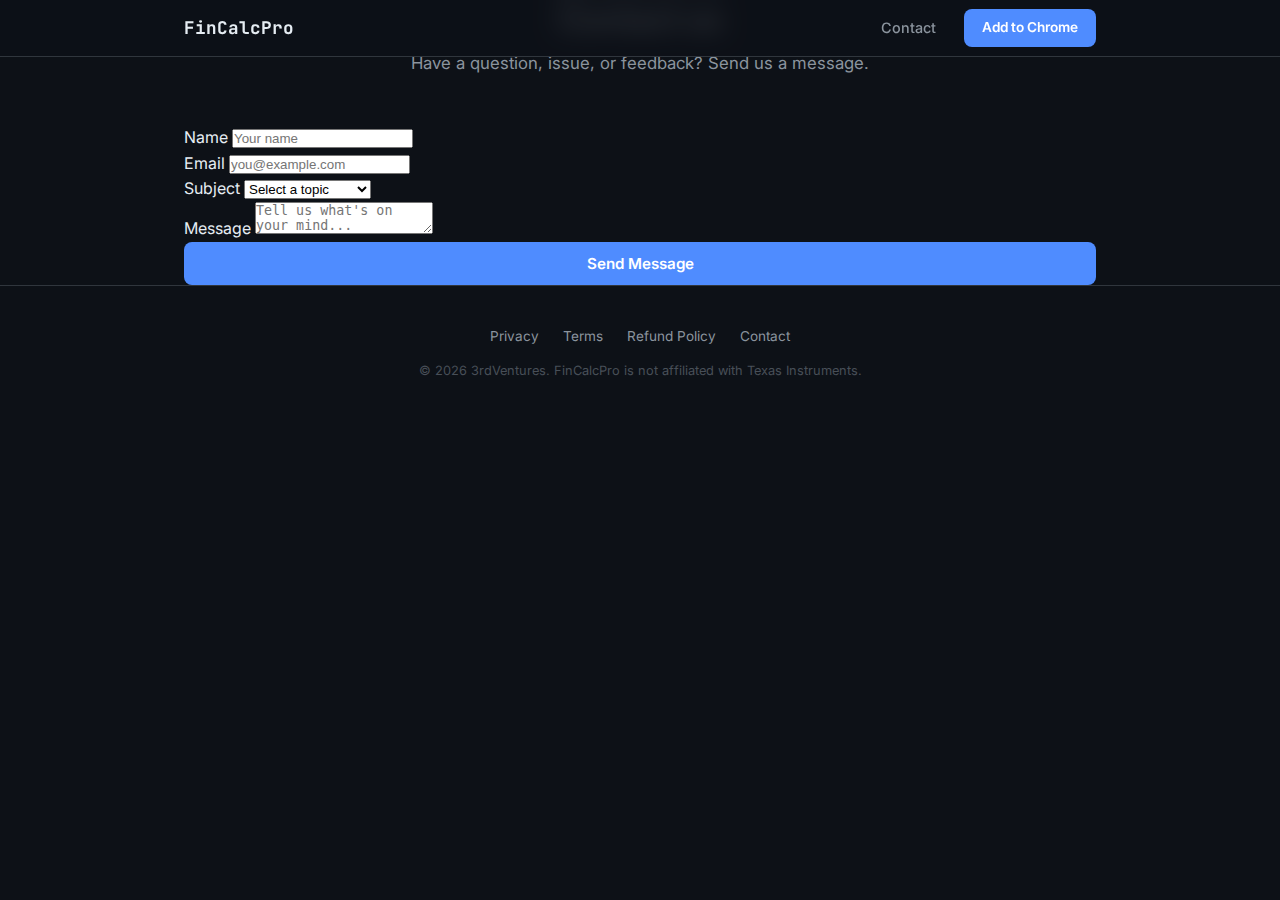
<file: contact.html>
<!DOCTYPE html>
<html lang="en">
<head>
  <meta charset="UTF-8">
  <meta name="viewport" content="width=device-width, initial-scale=1.0">
  <title>FinCalcPro — Contact</title>
  <meta name="description" content="Contact the FinCalcPro team. Report a bug, request a feature, or ask a question.">
  <link rel="preconnect" href="https://fonts.googleapis.com">
  <link rel="preconnect" href="https://fonts.gstatic.com" crossorigin>
  <link href="https://fonts.googleapis.com/css2?family=Inter:wght@400;500;600;700&family=JetBrains+Mono:wght@500;700&display=swap" rel="stylesheet">
  <link rel="stylesheet" href="css/style.css">
</head>
<body>

  <!-- Nav -->
  <nav class="nav">
    <div class="container nav-inner">
      <a href="index.html" class="nav-logo">FinCalcPro</a>
      <div class="nav-links">
        <a href="contact.html">Contact</a>
        <a href="https://chrome.google.com/webstore/detail/pbpnackaipikihlidjocggepnfccgcnb" class="btn btn-sm btn-primary">Add to Chrome</a>
      </div>
    </div>
  </nav>

  <!-- Contact -->
  <section class="contact">
    <div class="container">
      <h1 class="section-title">Contact us</h1>
      <p class="section-sub">Have a question, issue, or feedback? Send us a message.</p>
      <form class="contact-form" action="https://formsubmit.co/tylerthompsonnc@gmail.com" method="POST">
        <!-- FormSubmit config -->
        <input type="hidden" name="_subject" value="New FinCalcPro Contact Form Submission">
        <input type="hidden" name="_captcha" value="true">
        <input type="hidden" name="_template" value="table">
        <input type="text" name="_honey" style="display:none">

        <div class="form-group">
          <label class="form-label" for="name">Name</label>
          <input class="form-input" type="text" id="name" name="name" placeholder="Your name" required>
        </div>
        <div class="form-group">
          <label class="form-label" for="email">Email</label>
          <input class="form-input" type="email" id="email" name="email" placeholder="you@example.com" required>
        </div>
        <div class="form-group">
          <label class="form-label" for="subject">Subject</label>
          <select class="form-select" id="subject" name="subject" required>
            <option value="" disabled selected>Select a topic</option>
            <option value="General">General Question</option>
            <option value="Bug Report">Bug Report</option>
            <option value="Refund Request">Refund Request</option>
            <option value="Feature Request">Feature Request</option>
            <option value="Other">Other</option>
          </select>
        </div>
        <div class="form-group">
          <label class="form-label" for="message">Message</label>
          <textarea class="form-textarea" id="message" name="message" placeholder="Tell us what's on your mind..." required></textarea>
        </div>
        <button type="submit" class="btn btn-primary btn-full">Send Message</button>
      </form>
    </div>
  </section>

  <!-- Footer -->
  <footer class="footer">
    <div class="container">
      <div class="footer-links">
        <a href="privacy.html">Privacy</a>
        <a href="terms.html">Terms</a>
        <a href="refund.html">Refund Policy</a>
        <a href="contact.html">Contact</a>
      </div>
      <p class="footer-copy">&copy; 2026 3rdVentures. FinCalcPro is not affiliated with Texas Instruments.</p>
    </div>
  </footer>

</body>
</html>
</file>
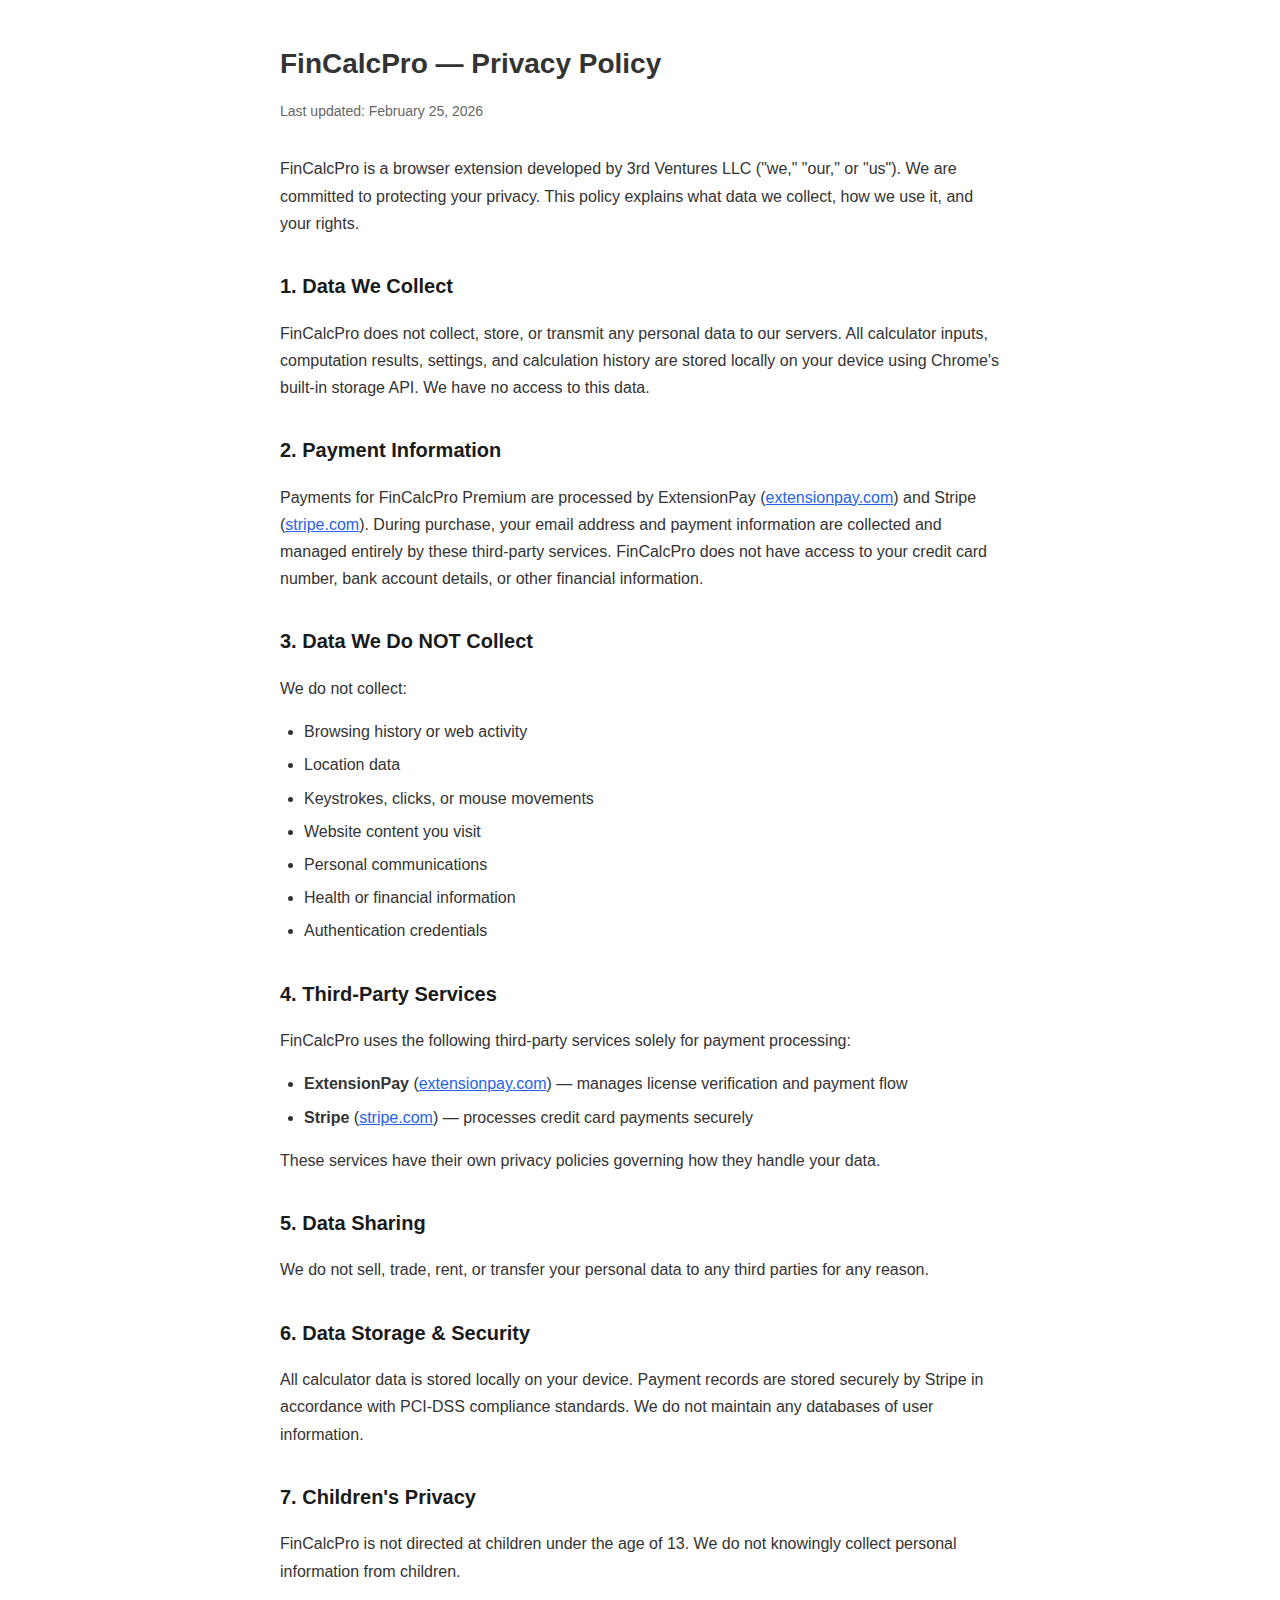
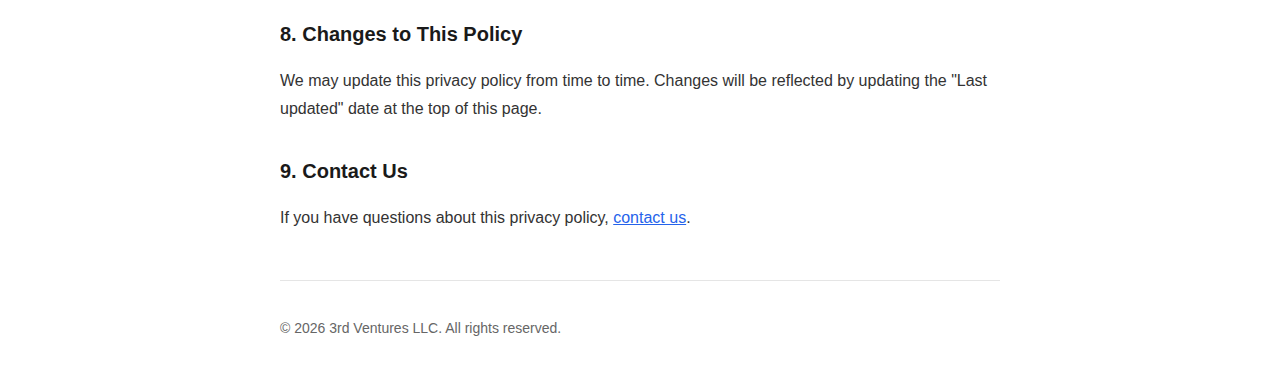
<file: privacy.html>
<!DOCTYPE html>
<html lang="en">
<head>
    <meta charset="UTF-8">
    <meta name="viewport" content="width=device-width, initial-scale=1.0">
    <title>FinCalcPro - Privacy Policy</title>
    <style>
        body { font-family: -apple-system, BlinkMacSystemFont, 'Segoe UI', Roboto, sans-serif; max-width: 720px; margin: 40px auto; padding: 0 20px; color: #333; line-height: 1.7; }
        h1 { font-size: 28px; margin-bottom: 4px; }
        h2 { font-size: 20px; margin-top: 32px; color: #1a1a1a; }
        .updated { color: #666; font-size: 14px; margin-bottom: 32px; }
        p { margin: 12px 0; }
        a { color: #2563eb; }
        ul { padding-left: 24px; }
        li { margin: 6px 0; }
        .footer { margin-top: 48px; padding-top: 24px; border-top: 1px solid #e5e5e5; font-size: 14px; color: #666; }
    </style>
</head>
<body>
    <h1>FinCalcPro — Privacy Policy</h1>
    <p class="updated">Last updated: February 25, 2026</p>

    <p>FinCalcPro is a browser extension developed by 3rd Ventures LLC ("we," "our," or "us"). We are committed to protecting your privacy. This policy explains what data we collect, how we use it, and your rights.</p>

    <h2>1. Data We Collect</h2>
    <p>FinCalcPro does not collect, store, or transmit any personal data to our servers. All calculator inputs, computation results, settings, and calculation history are stored locally on your device using Chrome's built-in storage API. We have no access to this data.</p>

    <h2>2. Payment Information</h2>
    <p>Payments for FinCalcPro Premium are processed by ExtensionPay (<a href="https://extensionpay.com">extensionpay.com</a>) and Stripe (<a href="https://stripe.com">stripe.com</a>). During purchase, your email address and payment information are collected and managed entirely by these third-party services. FinCalcPro does not have access to your credit card number, bank account details, or other financial information.</p>

    <h2>3. Data We Do NOT Collect</h2>
    <p>We do not collect:</p>
    <ul>
        <li>Browsing history or web activity</li>
        <li>Location data</li>
        <li>Keystrokes, clicks, or mouse movements</li>
        <li>Website content you visit</li>
        <li>Personal communications</li>
        <li>Health or financial information</li>
        <li>Authentication credentials</li>
    </ul>

    <h2>4. Third-Party Services</h2>
    <p>FinCalcPro uses the following third-party services solely for payment processing:</p>
    <ul>
        <li><strong>ExtensionPay</strong> (<a href="https://extensionpay.com">extensionpay.com</a>) — manages license verification and payment flow</li>
        <li><strong>Stripe</strong> (<a href="https://stripe.com">stripe.com</a>) — processes credit card payments securely</li>
    </ul>
    <p>These services have their own privacy policies governing how they handle your data.</p>

    <h2>5. Data Sharing</h2>
    <p>We do not sell, trade, rent, or transfer your personal data to any third parties for any reason.</p>

    <h2>6. Data Storage & Security</h2>
    <p>All calculator data is stored locally on your device. Payment records are stored securely by Stripe in accordance with PCI-DSS compliance standards. We do not maintain any databases of user information.</p>

    <h2>7. Children's Privacy</h2>
    <p>FinCalcPro is not directed at children under the age of 13. We do not knowingly collect personal information from children.</p>

    <h2>8. Changes to This Policy</h2>
    <p>We may update this privacy policy from time to time. Changes will be reflected by updating the "Last updated" date at the top of this page.</p>

    <h2>9. Contact Us</h2>
    <p>If you have questions about this privacy policy, <a href="contact.html">contact us</a>.</p>

    <div class="footer">
        <p>&copy; 2026 3rd Ventures LLC. All rights reserved.</p>
    </div>
</body>
</html>
</file>
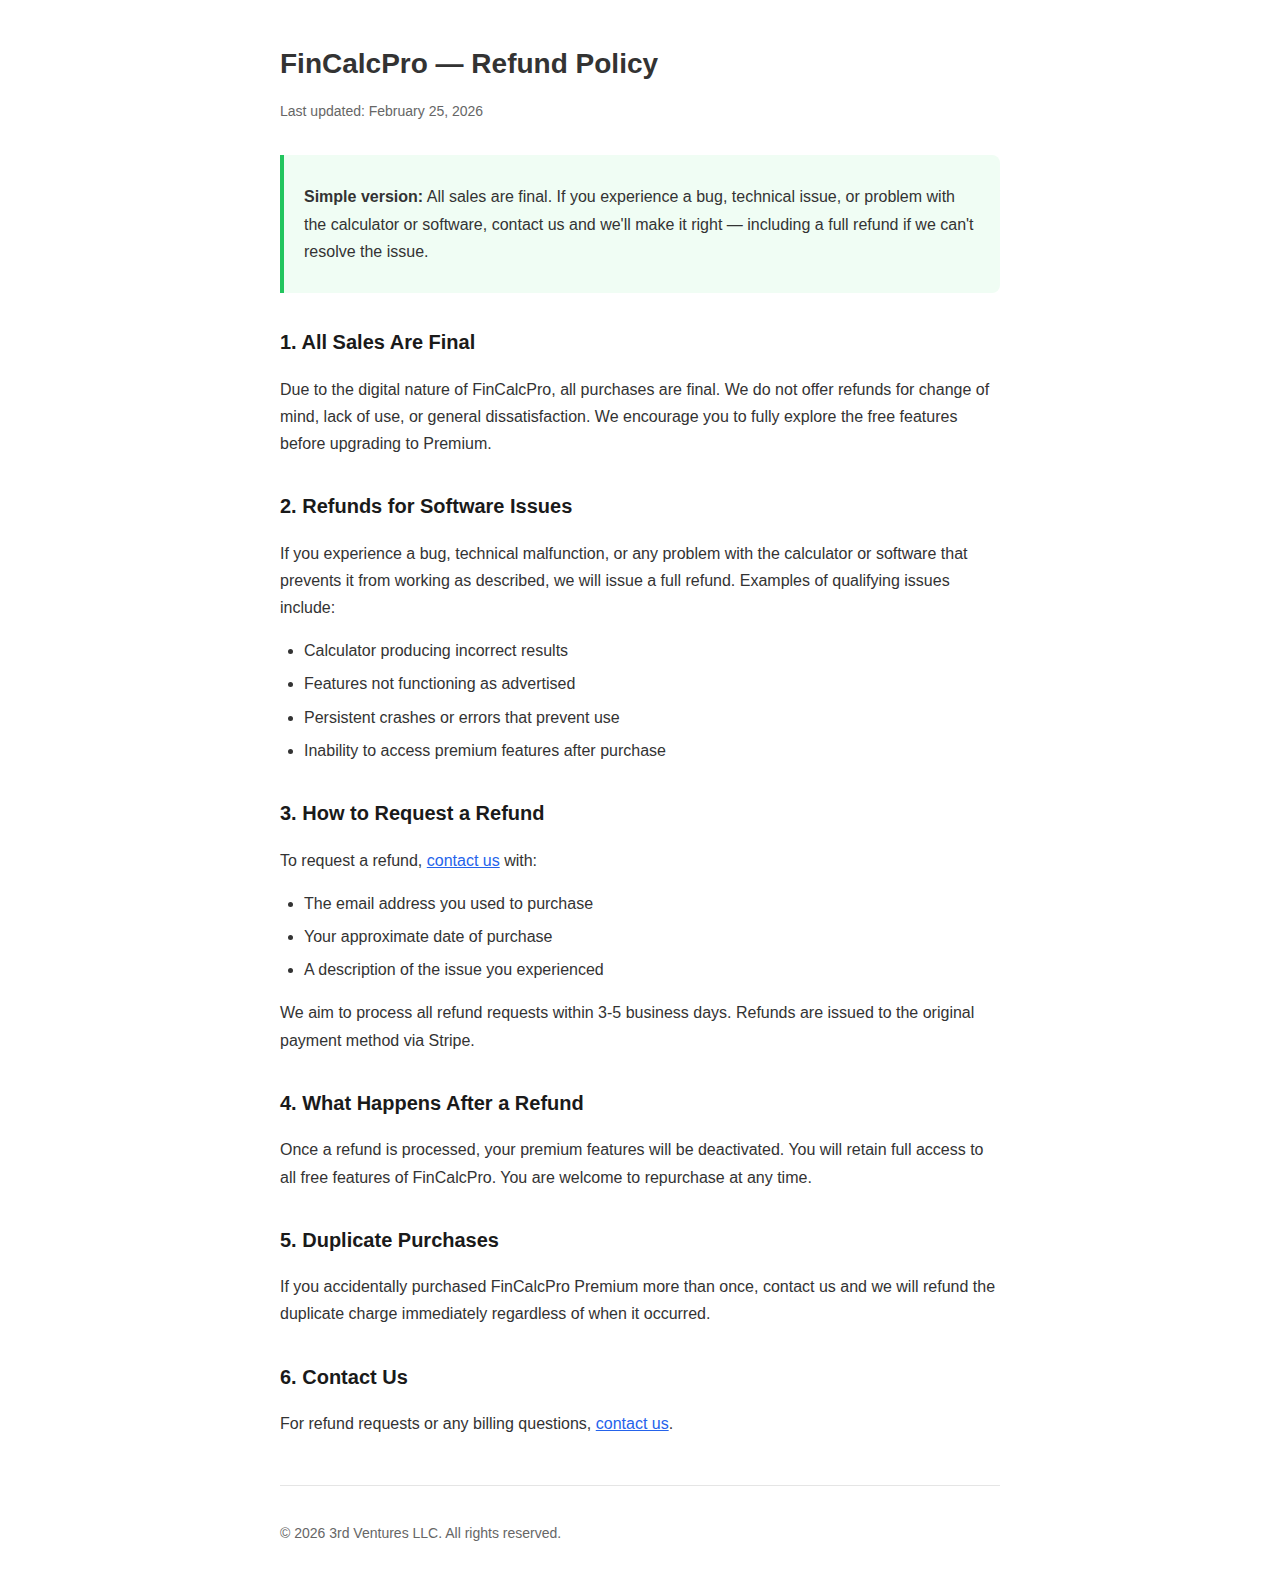
<file: refund.html>
<!DOCTYPE html>
<html lang="en">
<head>
    <meta charset="UTF-8">
    <meta name="viewport" content="width=device-width, initial-scale=1.0">
    <title>FinCalcPro - Refund Policy</title>
    <style>
        body { font-family: -apple-system, BlinkMacSystemFont, 'Segoe UI', Roboto, sans-serif; max-width: 720px; margin: 40px auto; padding: 0 20px; color: #333; line-height: 1.7; }
        h1 { font-size: 28px; margin-bottom: 4px; }
        h2 { font-size: 20px; margin-top: 32px; color: #1a1a1a; }
        .updated { color: #666; font-size: 14px; margin-bottom: 32px; }
        p { margin: 12px 0; }
        a { color: #2563eb; }
        ul { padding-left: 24px; }
        li { margin: 6px 0; }
        .highlight { background: #f0fdf4; border-left: 4px solid #22c55e; padding: 16px 20px; margin: 20px 0; border-radius: 0 8px 8px 0; }
        .footer { margin-top: 48px; padding-top: 24px; border-top: 1px solid #e5e5e5; font-size: 14px; color: #666; }
    </style>
</head>
<body>
    <h1>FinCalcPro — Refund Policy</h1>
    <p class="updated">Last updated: February 25, 2026</p>

    <div class="highlight">
        <p><strong>Simple version:</strong> All sales are final. If you experience a bug, technical issue, or problem with the calculator or software, contact us and we'll make it right — including a full refund if we can't resolve the issue.</p>
    </div>

    <h2>1. All Sales Are Final</h2>
    <p>Due to the digital nature of FinCalcPro, all purchases are final. We do not offer refunds for change of mind, lack of use, or general dissatisfaction. We encourage you to fully explore the free features before upgrading to Premium.</p>

    <h2>2. Refunds for Software Issues</h2>
    <p>If you experience a bug, technical malfunction, or any problem with the calculator or software that prevents it from working as described, we will issue a full refund. Examples of qualifying issues include:</p>
    <ul>
        <li>Calculator producing incorrect results</li>
        <li>Features not functioning as advertised</li>
        <li>Persistent crashes or errors that prevent use</li>
        <li>Inability to access premium features after purchase</li>
    </ul>

    <h2>3. How to Request a Refund</h2>
    <p>To request a refund, <a href="contact.html">contact us</a> with:</p>
    <ul>
        <li>The email address you used to purchase</li>
        <li>Your approximate date of purchase</li>
        <li>A description of the issue you experienced</li>
    </ul>
    <p>We aim to process all refund requests within 3-5 business days. Refunds are issued to the original payment method via Stripe.</p>

    <h2>4. What Happens After a Refund</h2>
    <p>Once a refund is processed, your premium features will be deactivated. You will retain full access to all free features of FinCalcPro. You are welcome to repurchase at any time.</p>

    <h2>5. Duplicate Purchases</h2>
    <p>If you accidentally purchased FinCalcPro Premium more than once, contact us and we will refund the duplicate charge immediately regardless of when it occurred.</p>

    <h2>6. Contact Us</h2>
    <p>For refund requests or any billing questions, <a href="contact.html">contact us</a>.</p>

    <div class="footer">
        <p>&copy; 2026 3rd Ventures LLC. All rights reserved.</p>
    </div>
</body>
</html>
</file>
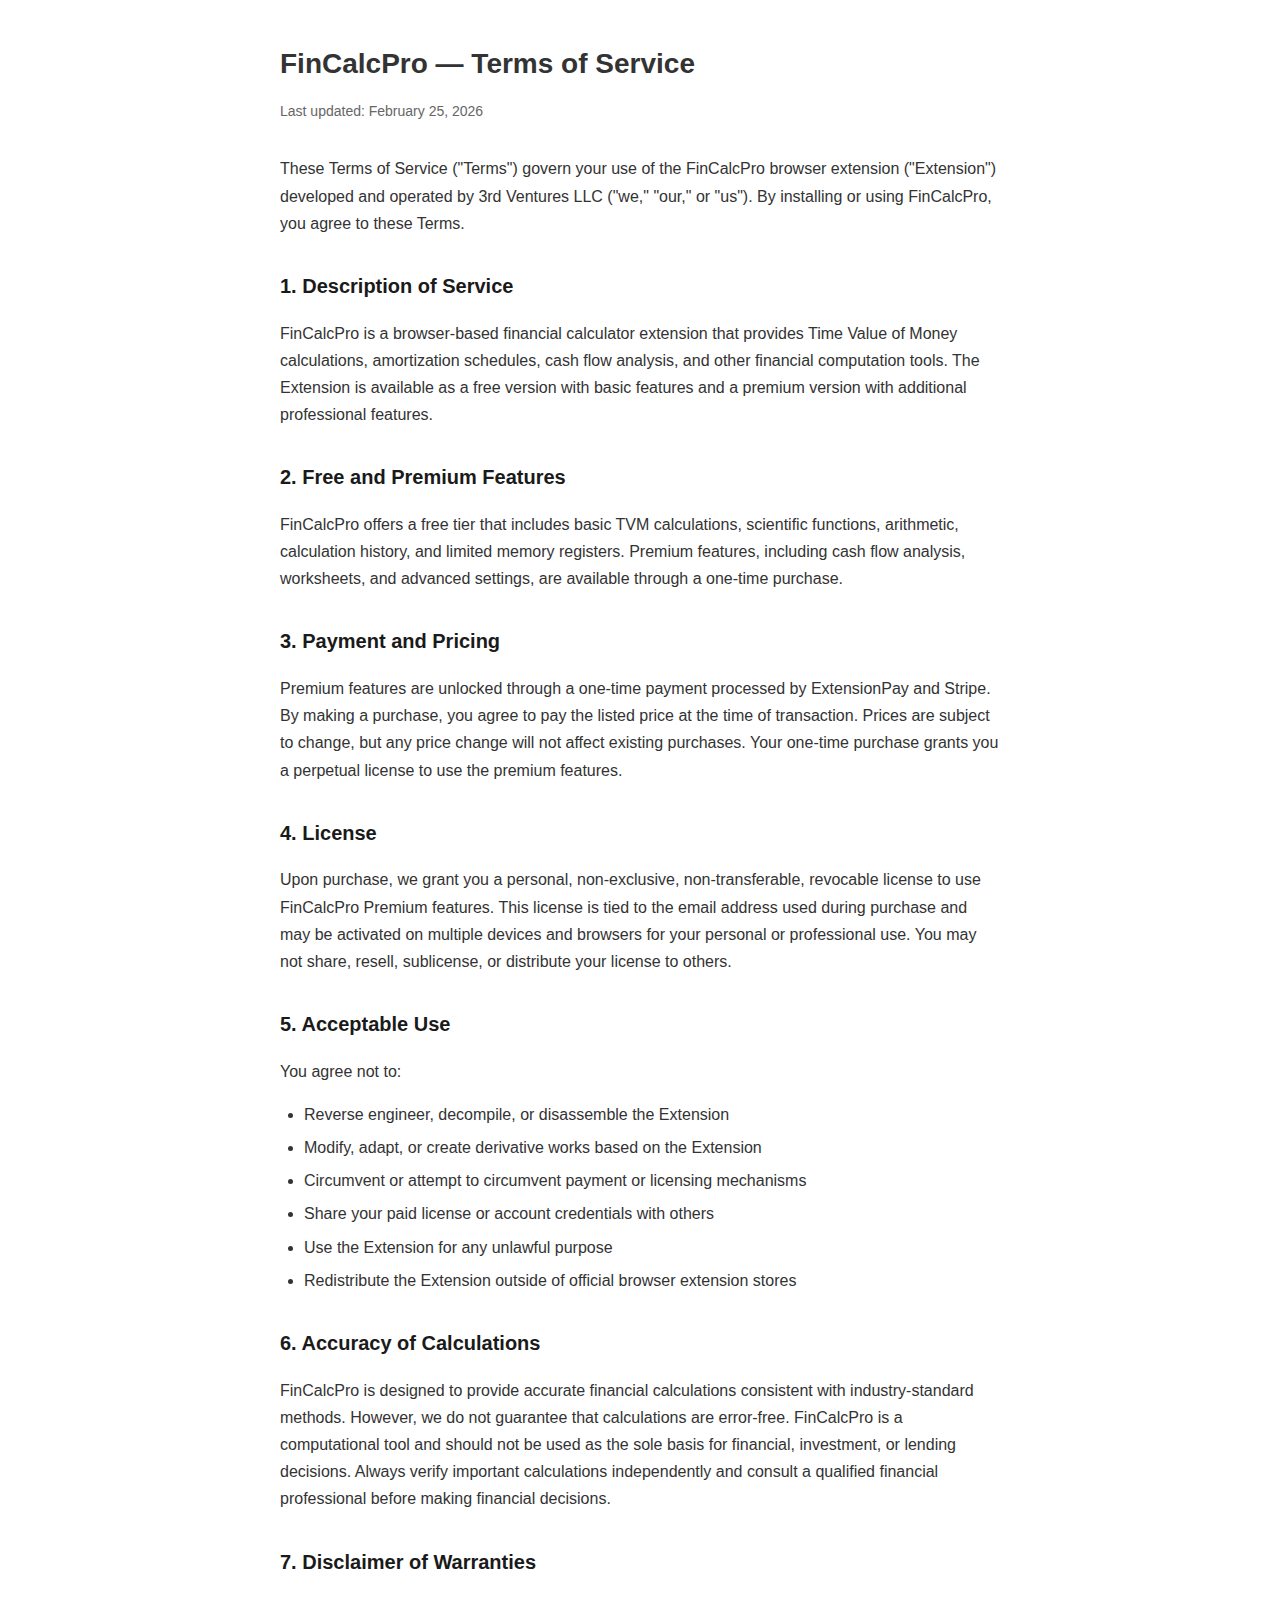
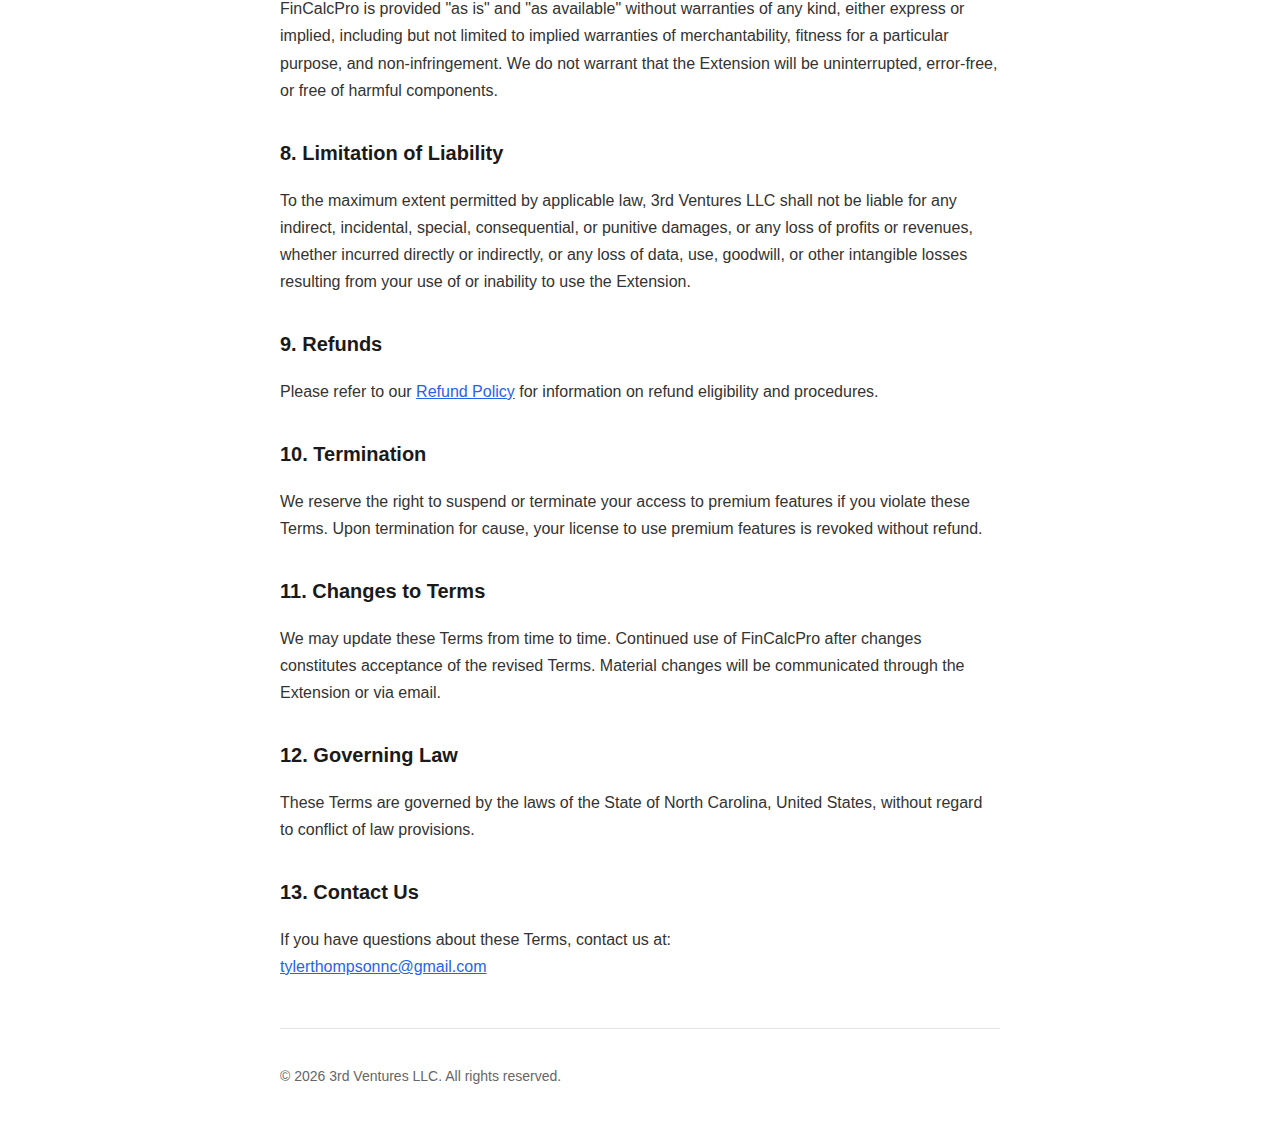
<file: terms.html>
<!DOCTYPE html>
<html lang="en">
<head>
    <meta charset="UTF-8">
    <meta name="viewport" content="width=device-width, initial-scale=1.0">
    <title>FinCalcPro - Terms of Service</title>
    <style>
        body { font-family: -apple-system, BlinkMacSystemFont, 'Segoe UI', Roboto, sans-serif; max-width: 720px; margin: 40px auto; padding: 0 20px; color: #333; line-height: 1.7; }
        h1 { font-size: 28px; margin-bottom: 4px; }
        h2 { font-size: 20px; margin-top: 32px; color: #1a1a1a; }
        .updated { color: #666; font-size: 14px; margin-bottom: 32px; }
        p { margin: 12px 0; }
        a { color: #2563eb; }
        ul { padding-left: 24px; }
        li { margin: 6px 0; }
        .footer { margin-top: 48px; padding-top: 24px; border-top: 1px solid #e5e5e5; font-size: 14px; color: #666; }
    </style>
</head>
<body>
    <h1>FinCalcPro — Terms of Service</h1>
    <p class="updated">Last updated: February 25, 2026</p>

    <p>These Terms of Service ("Terms") govern your use of the FinCalcPro browser extension ("Extension") developed and operated by 3rd Ventures LLC ("we," "our," or "us"). By installing or using FinCalcPro, you agree to these Terms.</p>

    <h2>1. Description of Service</h2>
    <p>FinCalcPro is a browser-based financial calculator extension that provides Time Value of Money calculations, amortization schedules, cash flow analysis, and other financial computation tools. The Extension is available as a free version with basic features and a premium version with additional professional features.</p>

    <h2>2. Free and Premium Features</h2>
    <p>FinCalcPro offers a free tier that includes basic TVM calculations, scientific functions, arithmetic, calculation history, and limited memory registers. Premium features, including cash flow analysis, worksheets, and advanced settings, are available through a one-time purchase.</p>

    <h2>3. Payment and Pricing</h2>
    <p>Premium features are unlocked through a one-time payment processed by ExtensionPay and Stripe. By making a purchase, you agree to pay the listed price at the time of transaction. Prices are subject to change, but any price change will not affect existing purchases. Your one-time purchase grants you a perpetual license to use the premium features.</p>

    <h2>4. License</h2>
    <p>Upon purchase, we grant you a personal, non-exclusive, non-transferable, revocable license to use FinCalcPro Premium features. This license is tied to the email address used during purchase and may be activated on multiple devices and browsers for your personal or professional use. You may not share, resell, sublicense, or distribute your license to others.</p>

    <h2>5. Acceptable Use</h2>
    <p>You agree not to:</p>
    <ul>
        <li>Reverse engineer, decompile, or disassemble the Extension</li>
        <li>Modify, adapt, or create derivative works based on the Extension</li>
        <li>Circumvent or attempt to circumvent payment or licensing mechanisms</li>
        <li>Share your paid license or account credentials with others</li>
        <li>Use the Extension for any unlawful purpose</li>
        <li>Redistribute the Extension outside of official browser extension stores</li>
    </ul>

    <h2>6. Accuracy of Calculations</h2>
    <p>FinCalcPro is designed to provide accurate financial calculations consistent with industry-standard methods. However, we do not guarantee that calculations are error-free. FinCalcPro is a computational tool and should not be used as the sole basis for financial, investment, or lending decisions. Always verify important calculations independently and consult a qualified financial professional before making financial decisions.</p>

    <h2>7. Disclaimer of Warranties</h2>
    <p>FinCalcPro is provided "as is" and "as available" without warranties of any kind, either express or implied, including but not limited to implied warranties of merchantability, fitness for a particular purpose, and non-infringement. We do not warrant that the Extension will be uninterrupted, error-free, or free of harmful components.</p>

    <h2>8. Limitation of Liability</h2>
    <p>To the maximum extent permitted by applicable law, 3rd Ventures LLC shall not be liable for any indirect, incidental, special, consequential, or punitive damages, or any loss of profits or revenues, whether incurred directly or indirectly, or any loss of data, use, goodwill, or other intangible losses resulting from your use of or inability to use the Extension.</p>

    <h2>9. Refunds</h2>
    <p>Please refer to our <a href="refund.html">Refund Policy</a> for information on refund eligibility and procedures.</p>

    <h2>10. Termination</h2>
    <p>We reserve the right to suspend or terminate your access to premium features if you violate these Terms. Upon termination for cause, your license to use premium features is revoked without refund.</p>

    <h2>11. Changes to Terms</h2>
    <p>We may update these Terms from time to time. Continued use of FinCalcPro after changes constitutes acceptance of the revised Terms. Material changes will be communicated through the Extension or via email.</p>

    <h2>12. Governing Law</h2>
    <p>These Terms are governed by the laws of the State of North Carolina, United States, without regard to conflict of law provisions.</p>

    <h2>13. Contact Us</h2>
    <p>If you have questions about these Terms, contact us at:<br>
    <a href="mailto:tylerthompsonnc@gmail.com">tylerthompsonnc@gmail.com</a></p>

    <div class="footer">
        <p>&copy; 2026 3rd Ventures LLC. All rights reserved.</p>
    </div>
</body>
</html>
</file>
<file: css/style.css>
/* === Reset === */
*, *::before, *::after { margin: 0; padding: 0; box-sizing: border-box; }

:root {
  --bg: #0d1117;
  --bg-raised: #161b22;
  --bg-card: #1c2128;
  --bg-card-hover: #22272e;
  --text: #e6edf3;
  --text-dim: #8b949e;
  --text-muted: #484f58;
  --accent: #4f8cff;
  --accent-hover: #6da1ff;
  --accent-glow: rgba(79, 140, 255, 0.15);
  --pro: #f0b429;
  --border: #30363d;
  --radius: 12px;
}

html { scroll-behavior: smooth; }

body {
  font-family: 'Inter', -apple-system, BlinkMacSystemFont, sans-serif;
  background: var(--bg);
  color: var(--text);
  line-height: 1.6;
  -webkit-font-smoothing: antialiased;
}

.container {
  max-width: 960px;
  margin: 0 auto;
  padding: 0 24px;
}

h1, h2, h3 { font-weight: 700; line-height: 1.2; }

.section-title {
  font-size: 2rem;
  text-align: center;
  margin-bottom: 12px;
}

.section-sub {
  text-align: center;
  color: var(--text-dim);
  margin-bottom: 48px;
  font-size: 1.05rem;
}

/* === Buttons === */
.btn {
  display: inline-block;
  padding: 12px 24px;
  border-radius: 8px;
  font-family: inherit;
  font-size: 0.95rem;
  font-weight: 600;
  text-decoration: none;
  text-align: center;
  cursor: pointer;
  border: none;
  transition: all 0.15s ease;
}

.btn-sm { padding: 8px 18px; font-size: 0.85rem; }
.btn-lg { padding: 14px 32px; font-size: 1rem; }
.btn-full { display: block; width: 100%; }

.btn-primary {
  background: var(--accent);
  color: #fff;
}
.btn-primary:hover {
  background: var(--accent-hover);
  box-shadow: 0 0 20px var(--accent-glow);
}

.btn-ghost {
  background: transparent;
  color: var(--text-dim);
  border: 1px solid var(--border);
}
.btn-ghost:hover {
  color: var(--text);
  border-color: var(--text-muted);
}

.btn-outline {
  background: transparent;
  color: var(--text);
  border: 1px solid var(--border);
}
.btn-outline:hover {
  border-color: var(--text-muted);
  background: var(--bg-card);
}

/* === Nav === */
.nav {
  position: fixed;
  top: 0;
  left: 0;
  right: 0;
  z-index: 100;
  background: rgba(13, 17, 23, 0.85);
  backdrop-filter: blur(12px);
  border-bottom: 1px solid var(--border);
}

.nav-inner {
  display: flex;
  align-items: center;
  justify-content: space-between;
  height: 56px;
}

.nav-logo {
  font-family: 'JetBrains Mono', monospace;
  font-weight: 700;
  font-size: 1.1rem;
  color: var(--text);
  text-decoration: none;
}

.nav-links {
  display: flex;
  align-items: center;
  gap: 28px;
}

.nav-links a:not(.btn) {
  color: var(--text-dim);
  text-decoration: none;
  font-size: 0.9rem;
  font-weight: 500;
  transition: color 0.15s;
}
.nav-links a:not(.btn):hover { color: var(--text); }

/* === Hero === */
.hero {
  padding: 140px 0 48px;
  text-align: center;
}

.hero-badge {
  display: inline-block;
  font-size: 0.75rem;
  font-weight: 600;
  text-transform: uppercase;
  letter-spacing: 1px;
  color: var(--accent);
  background: rgba(79, 140, 255, 0.1);
  border: 1px solid rgba(79, 140, 255, 0.2);
  padding: 6px 16px;
  border-radius: 20px;
  margin-bottom: 24px;
}

.hero-title {
  font-size: 3.2rem;
  letter-spacing: -1px;
  margin-bottom: 20px;
  line-height: 1.15;
}

.hero-sub {
  font-size: 1.15rem;
  color: var(--text-dim);
  max-width: 540px;
  margin: 0 auto 36px;
  line-height: 1.6;
}

.hero-ctas {
  display: flex;
  gap: 12px;
  justify-content: center;
  flex-wrap: wrap;
  margin-bottom: 16px;
}

.hero-note {
  font-size: 0.8rem;
  color: var(--text-muted);
}

/* === Screenshot === */
.screenshot {
  padding: 0 0 80px;
  text-align: center;
}

.screenshot-frame {
  display: inline-block;
  border-radius: 16px;
  border: 1px solid var(--border);
  background: var(--bg-raised);
  padding: 12px;
  box-shadow: 0 24px 80px rgba(0, 0, 0, 0.4);
}

.screenshot-frame img {
  display: block;
  border-radius: 10px;
  max-width: 100%;
  height: auto;
}

/* === Features === */
.features {
  padding: 80px 0;
}

.features-grid {
  display: grid;
  grid-template-columns: repeat(3, 1fr);
  gap: 16px;
}

.card {
  background: var(--bg-card);
  border: 1px solid var(--border);
  border-radius: var(--radius);
  padding: 28px 24px;
  transition: border-color 0.15s;
}
.card:hover {
  border-color: #444c56;
}

.card-tag {
  display: inline-block;
  font-size: 0.7rem;
  font-weight: 700;
  text-transform: uppercase;
  letter-spacing: 0.5px;
  padding: 3px 10px;
  border-radius: 4px;
  margin-bottom: 14px;
  background: rgba(79, 140, 255, 0.1);
  color: var(--accent);
}

.card-tag--pro {
  background: rgba(240, 180, 41, 0.12);
  color: var(--pro);
}

.card h3 {
  font-size: 1.05rem;
  margin-bottom: 8px;
}

.card p {
  font-size: 0.88rem;
  color: var(--text-dim);
  line-height: 1.5;
}

/* === Pricing === */
.pricing {
  padding: 80px 0;
}

.pricing-grid {
  display: grid;
  grid-template-columns: 1fr 1fr;
  gap: 20px;
  max-width: 700px;
  margin: 0 auto;
}

.price-card {
  background: var(--bg-card);
  border: 1px solid var(--border);
  border-radius: var(--radius);
  padding: 36px 28px;
  position: relative;
}

.price-card--pro {
  border-color: var(--accent);
  box-shadow: 0 0 40px var(--accent-glow);
}

.price-badge {
  position: absolute;
  top: -11px;
  left: 50%;
  transform: translateX(-50%);
  background: var(--accent);
  color: #fff;
  font-size: 0.7rem;
  font-weight: 700;
  text-transform: uppercase;
  letter-spacing: 0.5px;
  padding: 4px 14px;
  border-radius: 20px;
}

.price-card h3 {
  font-size: 1.2rem;
  margin-bottom: 8px;
}

.price-amount {
  font-family: 'JetBrains Mono', monospace;
  font-size: 2.4rem;
  font-weight: 700;
  margin-bottom: 24px;
}

.price-amount span {
  font-family: 'Inter', sans-serif;
  font-size: 0.9rem;
  font-weight: 400;
  color: var(--text-dim);
}

.price-card ul {
  list-style: none;
  margin-bottom: 28px;
}

.price-card li {
  font-size: 0.88rem;
  color: var(--text-dim);
  padding: 5px 0 5px 22px;
  position: relative;
  line-height: 1.5;
}

.price-card li::before {
  content: "\2713";
  position: absolute;
  left: 0;
  color: var(--accent);
  font-weight: 700;
  font-size: 0.8rem;
}

.price-card li:first-child {
  padding-left: 0;
  font-weight: 600;
  color: var(--text);
}
.price-card li:first-child::before { content: ""; }

.price-card--pro li::before { color: var(--pro); }
.price-card--pro li:first-child::before { content: ""; }

.price-fine {
  font-size: 0.78rem;
  color: var(--text-muted);
  text-align: center;
  margin-top: 12px;
}

/* === FAQ === */
.faq {
  padding: 80px 0;
}

.faq-list {
  max-width: 640px;
  margin: 0 auto;
}

.faq-item {
  border-bottom: 1px solid var(--border);
}

.faq-item summary {
  padding: 18px 0;
  font-size: 0.95rem;
  font-weight: 600;
  cursor: pointer;
  list-style: none;
  display: flex;
  justify-content: space-between;
  align-items: center;
}

.faq-item summary::-webkit-details-marker { display: none; }

.faq-item summary::after {
  content: "+";
  font-family: 'JetBrains Mono', monospace;
  font-size: 1.2rem;
  color: var(--text-muted);
}

.faq-item[open] summary::after {
  content: "\2212";
  color: var(--accent);
}

.faq-item p {
  padding: 0 0 18px;
  font-size: 0.9rem;
  color: var(--text-dim);
  line-height: 1.6;
}

/* === Footer === */
.footer {
  padding: 40px 0;
  border-top: 1px solid var(--border);
  text-align: center;
}

.footer-links {
  display: flex;
  gap: 24px;
  justify-content: center;
  margin-bottom: 14px;
}

.footer-links a {
  color: var(--text-dim);
  text-decoration: none;
  font-size: 0.85rem;
  transition: color 0.15s;
}
.footer-links a:hover { color: var(--text); }

.footer-copy {
  font-size: 0.8rem;
  color: var(--text-muted);
}

/* === Responsive === */
@media (max-width: 768px) {
  .nav-links a:not(.btn) { display: none; }

  .hero { padding: 100px 0 36px; }
  .hero-title { font-size: 2.2rem; }
  .hero-sub { font-size: 1rem; }

  .section-title { font-size: 1.6rem; }
  .section-sub { font-size: 0.95rem; margin-bottom: 36px; }

  .features-grid {
    grid-template-columns: 1fr 1fr;
    gap: 12px;
  }

  .pricing-grid {
    grid-template-columns: 1fr;
    max-width: 380px;
  }
}

@media (max-width: 480px) {
  .hero-title { font-size: 1.8rem; }

  .features-grid { grid-template-columns: 1fr; }

  .hero-ctas {
    flex-direction: column;
    align-items: center;
  }
  .hero-ctas .btn { width: 100%; max-width: 280px; }
}
</file>
